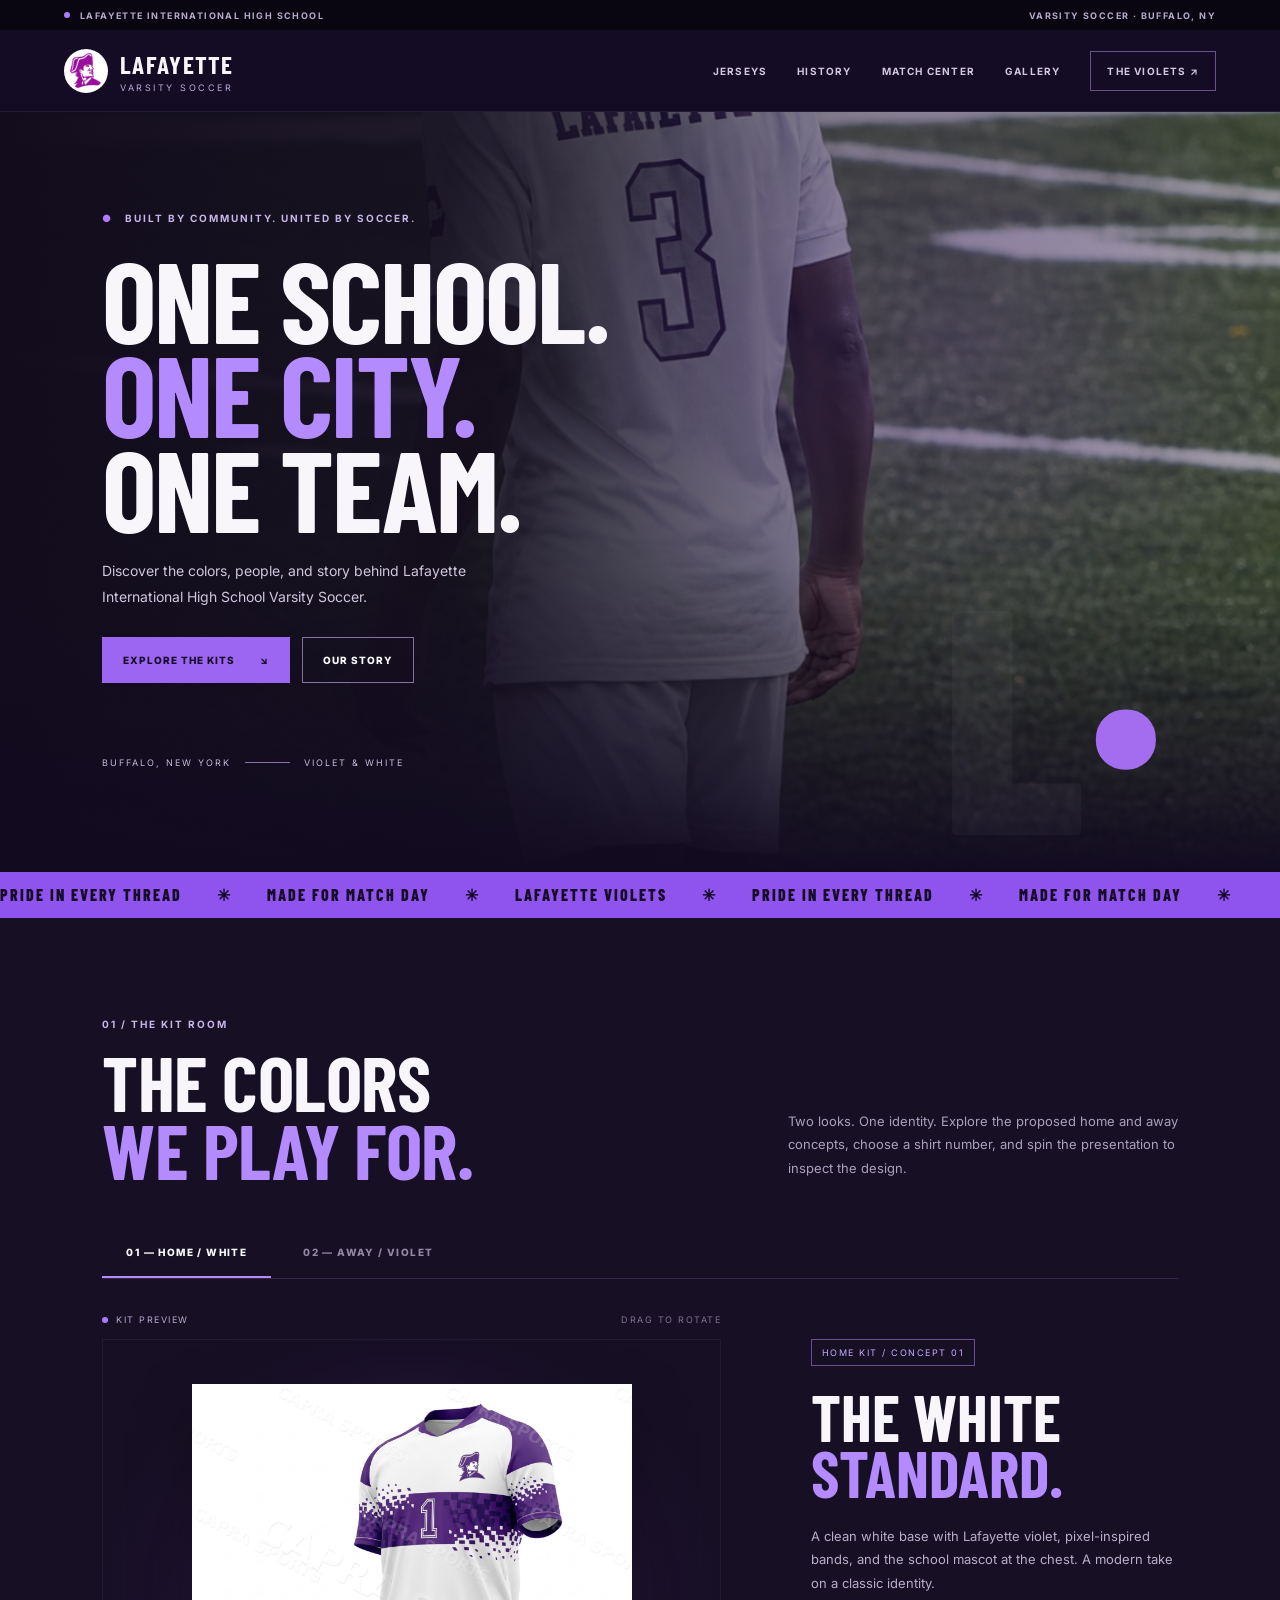
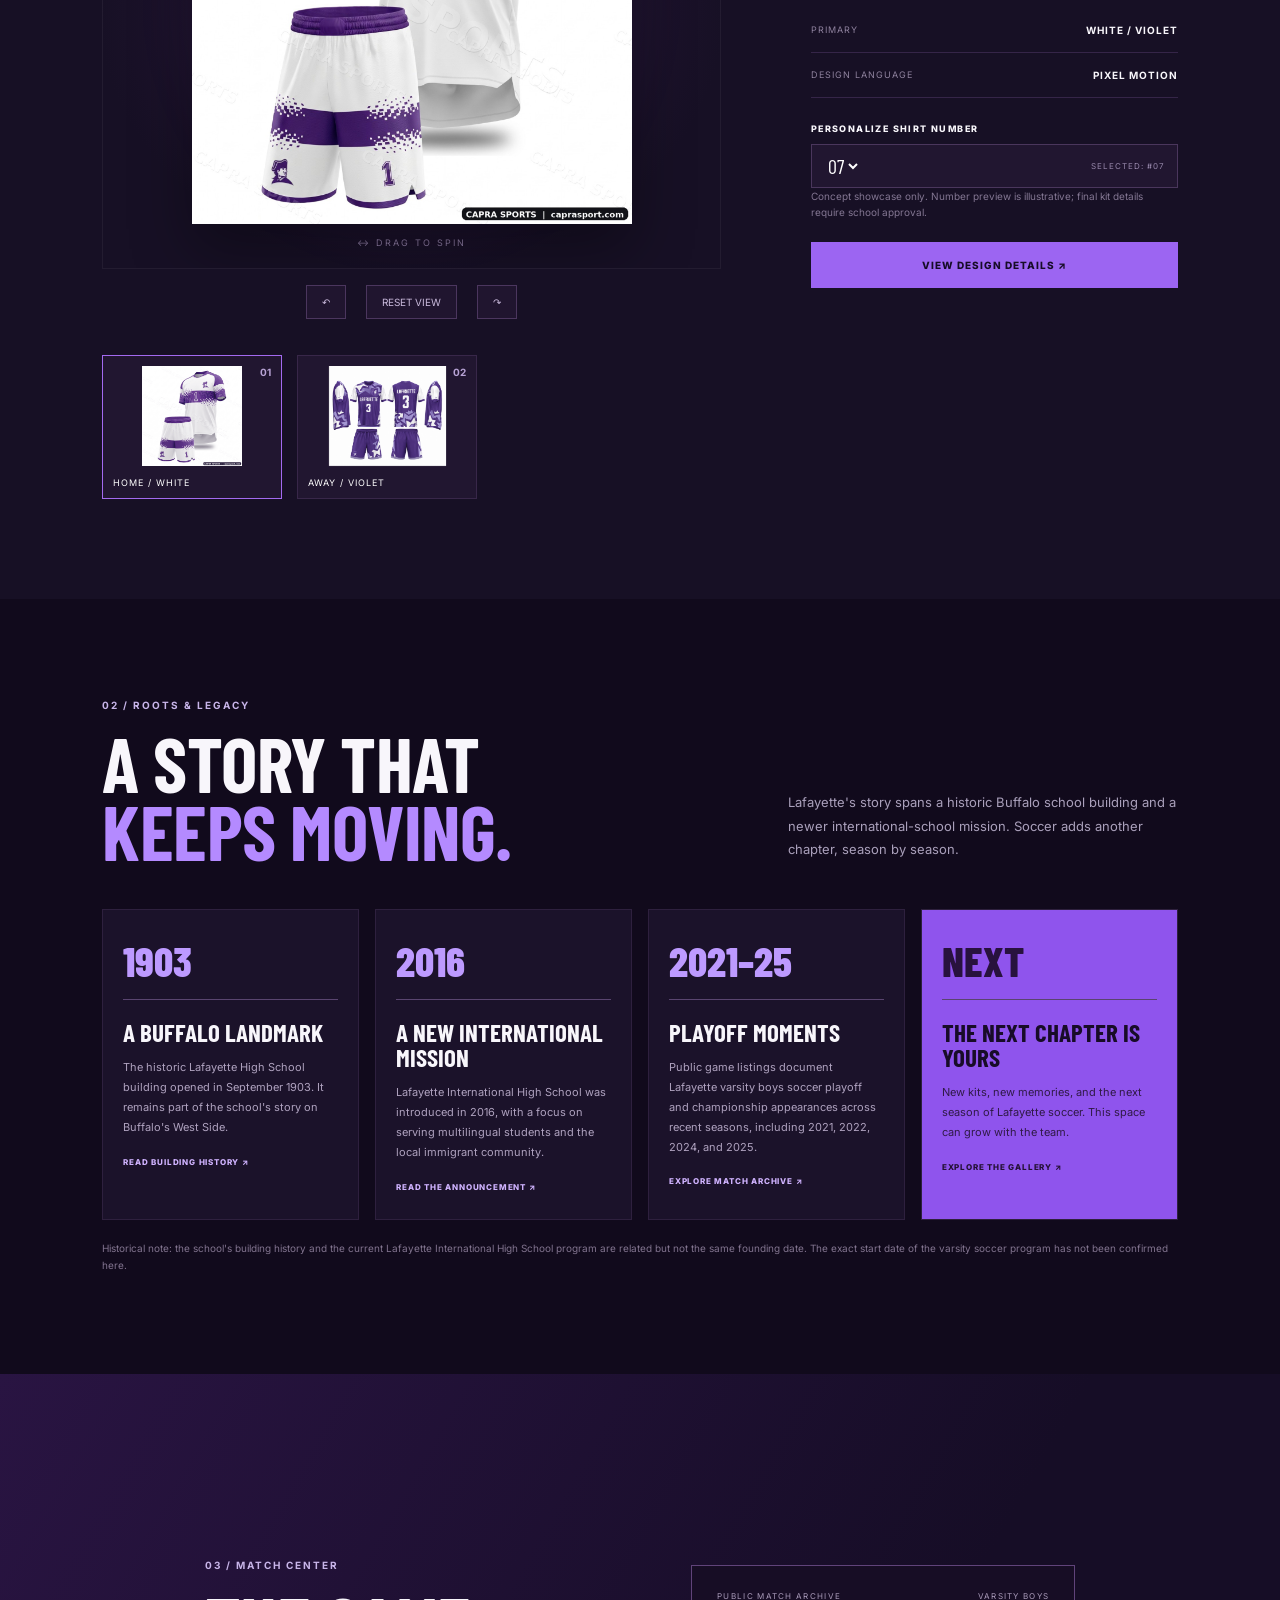
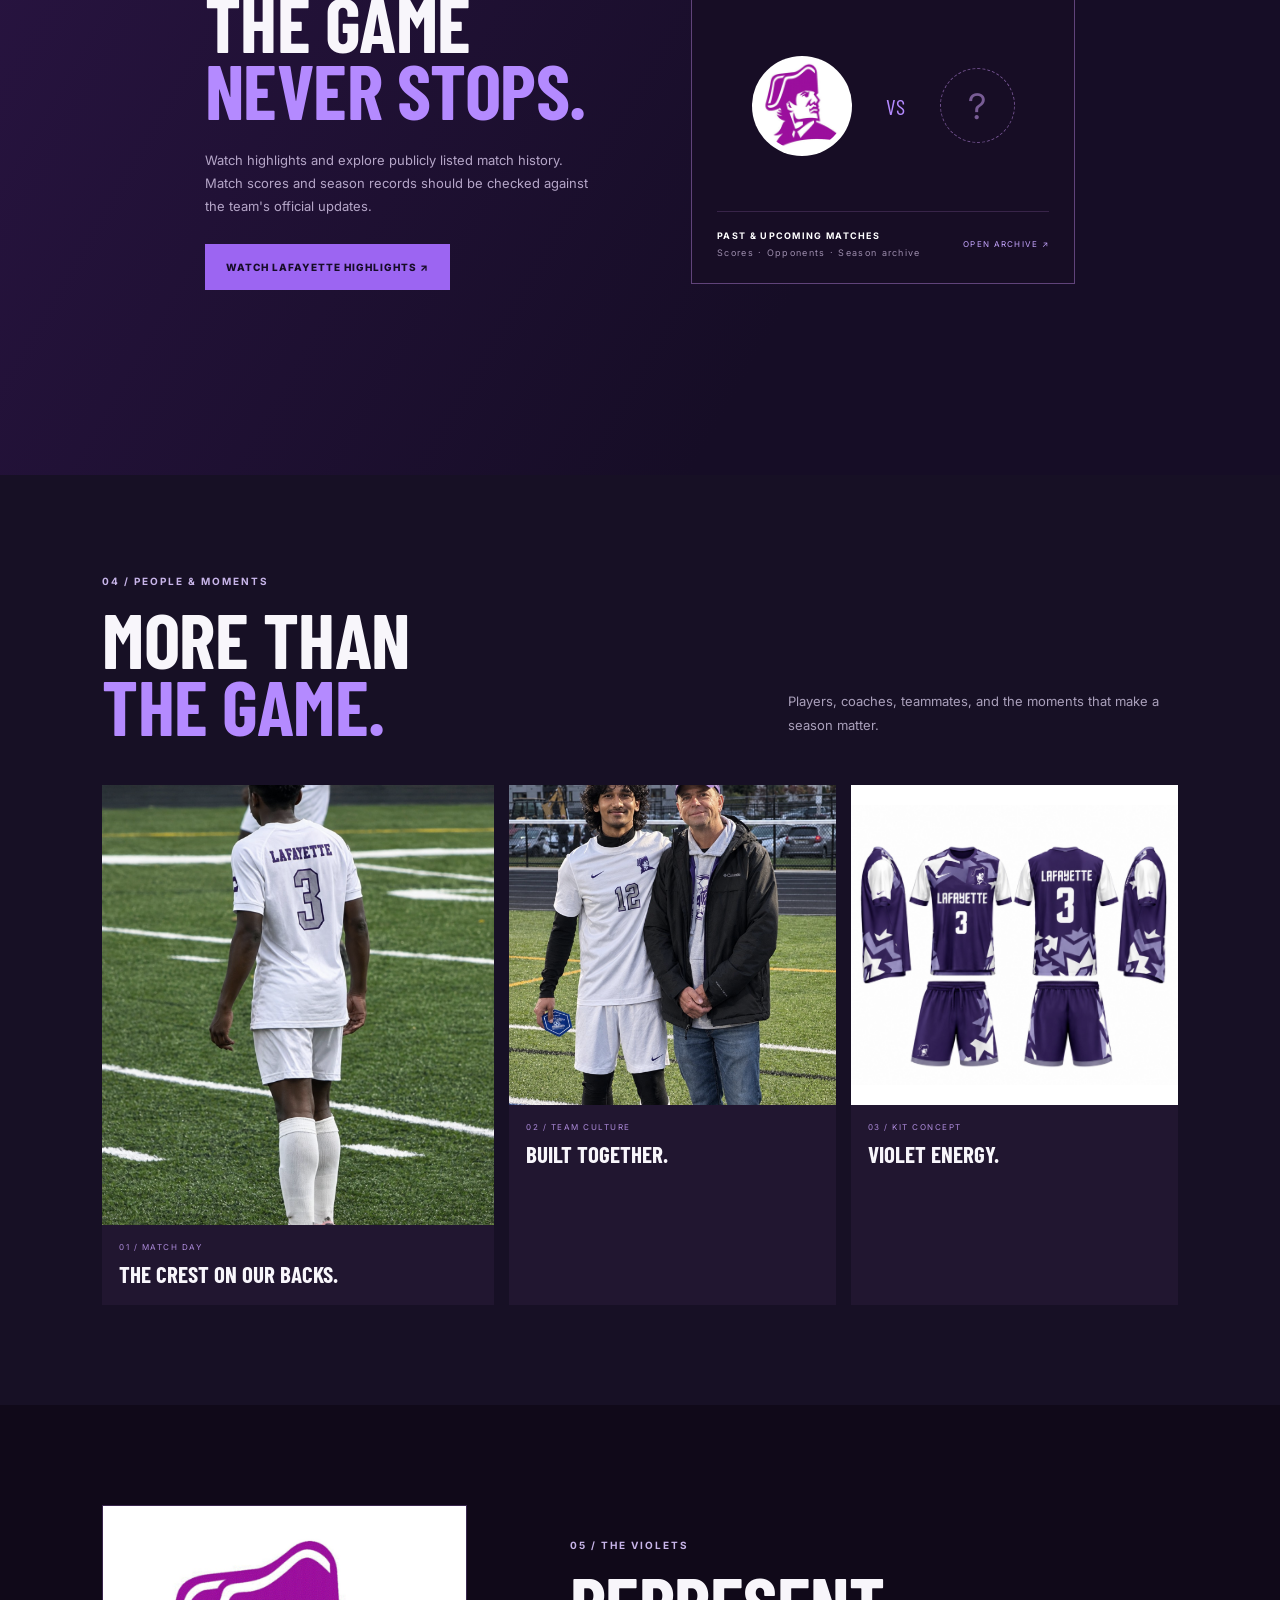
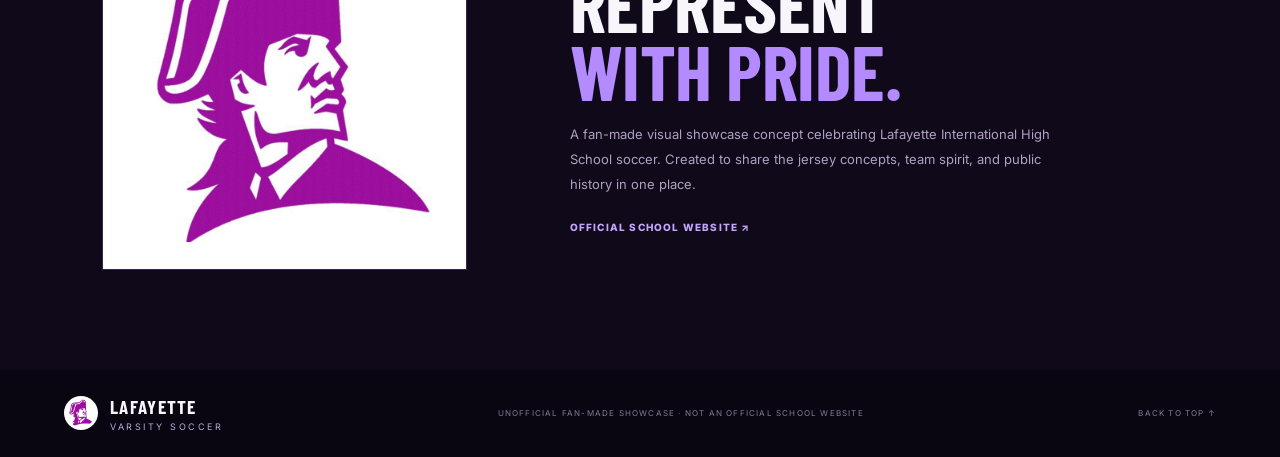
<file: index.html>
<!doctype html>
<html lang="en">
<head>
<meta charset="utf-8"><meta name="viewport" content="width=device-width,initial-scale=1">
<meta name="theme-color" content="#160d2b">
<meta name="description" content="Explore Lafayette International High School Varsity Soccer: jersey concepts, team gallery, history, and match highlights.">
<title>Lafayette Soccer | Violets</title>
<link rel="preconnect" href="https://fonts.googleapis.com"><link rel="preconnect" href="https://fonts.gstatic.com" crossorigin>
<link href="https://fonts.googleapis.com/css2?family=Barlow+Condensed:wght@500;600;700;800;900&family=Inter:wght@400;500;600;700&display=swap" rel="stylesheet">
<link rel="stylesheet" href="style.css">
</head>
<body>
<div class="announcement"><span class="dot"></span> LAFAYETTE INTERNATIONAL HIGH SCHOOL <span class="ann-right">VARSITY SOCCER · BUFFALO, NY</span></div>
<header class="site-header">
  <a class="brand" href="#home" aria-label="Lafayette Soccer home"><img src="assets/school-logo.gif" alt="Lafayette mascot logo"><span><b>LAFAYETTE</b><small>VARSITY SOCCER</small></span></a>
  <button class="menu-toggle" aria-label="Open navigation" aria-expanded="false">☰</button>
  <nav id="nav"><a href="#kits">JERSEYS</a><a href="#history">HISTORY</a><a href="#matches">MATCH CENTER</a><a href="#gallery">GALLERY</a><a class="nav-cta" href="#about">THE VIOLETS ↗</a></nav>
</header>
<main>
<section class="hero" id="home">
  <div class="hero-image"></div><div class="hero-shade"></div>
  <div class="hero-content"><div class="eyebrow"><span>●</span> BUILT BY COMMUNITY. UNITED BY SOCCER.</div>
    <h1>ONE SCHOOL.<br><em>ONE CITY.</em><br>ONE TEAM.</h1>
    <p>Discover the colors, people, and story behind Lafayette International High School Varsity Soccer.</p>
    <div class="hero-actions"><a class="btn primary" href="#kits">EXPLORE THE KITS <span>↘</span></a><a class="btn ghost" href="#history">OUR STORY</a></div>
    <div class="hero-foot"><span>BUFFALO, NEW YORK</span><span class="line"></span><span>VIOLET & WHITE</span></div>
  </div>
  <div class="hero-mark">L<span>·</span></div>
</section>
<section class="ticker"><div>PRIDE IN EVERY THREAD <b>✳</b> MADE FOR MATCH DAY <b>✳</b> LAFAYETTE VIOLETS <b>✳</b> PRIDE IN EVERY THREAD <b>✳</b> MADE FOR MATCH DAY <b>✳</b></div></section>
<section class="section kits-section" id="kits">
  <div class="section-head"><div><div class="eyebrow">01 / THE KIT ROOM</div><h2>THE COLORS<br><em>WE PLAY FOR.</em></h2></div><p>Two looks. One identity. Explore the proposed home and away concepts, choose a shirt number, and spin the presentation to inspect the design.</p></div>
  <div class="kit-tabs" role="tablist"><button class="kit-tab active" data-kit="home">01 — HOME / WHITE</button><button class="kit-tab" data-kit="away">02 — AWAY / VIOLET</button></div>
  <div class="kit-room">
    <div class="viewer-wrap"><div class="viewer-label"><span class="live-dot"></span> KIT PREVIEW <span class="viewer-hint">DRAG TO ROTATE</span></div>
      <div class="stage" id="stage" tabindex="0" aria-label="Drag to rotate the jersey preview">
        <div class="orbit-glow"></div><div class="floor-shadow"></div>
        <div class="jersey-card" id="jerseyCard"><img id="kitImage" src="assets/home-kit.jpg" alt="Home jersey and shorts concept"><div class="number-overlay" id="numberOverlay">07</div></div>
        <div class="rotate-indicator">↔ DRAG TO SPIN</div>
      </div>
      <div class="viewer-controls"><button id="rotateLeft" aria-label="Rotate left">↶</button><button id="resetView">RESET VIEW</button><button id="rotateRight" aria-label="Rotate right">↷</button></div>
    </div>
    <div class="kit-details"><div class="tag" id="kitTag">HOME KIT / CONCEPT 01</div><h3 id="kitTitle">THE WHITE<br><em>STANDARD.</em></h3><p id="kitDesc">A clean white base with Lafayette violet, pixel-inspired bands, and the school mascot at the chest. A modern take on a classic identity.</p>
      <div class="detail-line"><span>PRIMARY</span><b id="primaryColor">WHITE / VIOLET</b></div><div class="detail-line"><span>DESIGN LANGUAGE</span><b id="designLang">PIXEL MOTION</b></div>
      <label class="number-label" for="numberSelect">PERSONALIZE SHIRT NUMBER</label><div class="number-picker"><select id="numberSelect" aria-label="Choose shirt number"></select><span id="numberCurrent">SELECTED: #07</span></div>
      <p class="small-note">Concept showcase only. Number preview is illustrative; final kit details require school approval.</p>
      <button class="btn primary full" id="viewDetails">VIEW DESIGN DETAILS ↗</button>
    </div>
  </div>
  <div class="kit-thumbs"><button class="thumb selected" data-kit="home"><img src="assets/home-kit.jpg" alt=""><span>HOME / WHITE</span><b>01</b></button><button class="thumb" data-kit="away"><img src="assets/away-kit.png" alt=""><span>AWAY / VIOLET</span><b>02</b></button></div>
</section>
<section class="history section" id="history"><div class="section-head"><div><div class="eyebrow">02 / ROOTS & LEGACY</div><h2>A STORY THAT<br><em>KEEPS MOVING.</em></h2></div><p>Lafayette's story spans a historic Buffalo school building and a newer international-school mission. Soccer adds another chapter, season by season.</p></div>
  <div class="timeline">
    <article class="time-card"><div class="time-year">1903</div><div class="time-rule"></div><h3>A BUFFALO LANDMARK</h3><p>The historic Lafayette High School building opened in September 1903. It remains part of the school's story on Buffalo's West Side.</p><a href="https://www.buffaloah.com/a/lafay/370/index.html" target="_blank" rel="noopener">READ BUILDING HISTORY ↗</a></article>
    <article class="time-card"><div class="time-year">2016</div><div class="time-rule"></div><h3>A NEW INTERNATIONAL MISSION</h3><p>Lafayette International High School was introduced in 2016, with a focus on serving multilingual students and the local immigrant community.</p><a href="https://spectrumnews1.com/news/2016/06/10/new-lafayette-school-holds-ribbon-cutting-buffalo" target="_blank" rel="noopener">READ THE ANNOUNCEMENT ↗</a></article>
    <article class="time-card"><div class="time-year">2021–25</div><div class="time-rule"></div><h3>PLAYOFF MOMENTS</h3><p>Public game listings document Lafayette varsity boys soccer playoff and championship appearances across recent seasons, including 2021, 2022, 2024, and 2025.</p><a href="https://www.nfhsnetwork.com/schools/lafayette-high-school-buffalo-buffalo-ny/soccer" target="_blank" rel="noopener">EXPLORE MATCH ARCHIVE ↗</a></article>
    <article class="time-card featured"><div class="time-year">NEXT</div><div class="time-rule"></div><h3>THE NEXT CHAPTER IS YOURS</h3><p>New kits, new memories, and the next season of Lafayette soccer. This space can grow with the team.</p><a href="#gallery">EXPLORE THE GALLERY ↗</a></article>
  </div>
  <p class="history-note">Historical note: the school's building history and the current Lafayette International High School program are related but not the same founding date. The exact start date of the varsity soccer program has not been confirmed here.</p>
</section>
<section class="match-section" id="matches"><div class="section inner-match"><div><div class="eyebrow">03 / MATCH CENTER</div><h2>THE GAME<br><em>NEVER STOPS.</em></h2><p>Watch highlights and explore publicly listed match history. Match scores and season records should be checked against the team's official updates.</p><a class="btn primary" href="https://fan.hudl.com/usa/ny/buffalo/organization/164476/lafayette-high-school/watch?hr=SGlnaGxpZ2h0UmVlbFN1bW1hcnk2YWI3MzAxMTRjMzdiZDk4OTFiZWZjZDE%3D&ot=TEAM&oi=628044&shared=true" target="_blank" rel="noopener">WATCH LAFAYETTE HIGHLIGHTS ↗</a></div><div class="match-card"><div class="match-top"><span>PUBLIC MATCH ARCHIVE</span><span>VARSITY BOYS</span></div><div class="match-emblem"><img src="assets/school-logo.gif" alt=""><span>VS</span><div class="opponent-mark">?</div></div><div class="match-bottom"><div><b>PAST & UPCOMING MATCHES</b><small>Scores · Opponents · Season archive</small></div><a href="https://www.nfhsnetwork.com/schools/lafayette-high-school-buffalo-buffalo-ny/soccer/boys/varsity" target="_blank" rel="noopener">OPEN ARCHIVE ↗</a></div></div></div></section>
<section class="section gallery-section" id="gallery"><div class="section-head"><div><div class="eyebrow">04 / PEOPLE & MOMENTS</div><h2>MORE THAN<br><em>THE GAME.</em></h2></div><p>Players, coaches, teammates, and the moments that make a season matter.</p></div>
 <div class="gallery-grid"><figure class="gallery-large"><img src="assets/player-match-photo.png" alt="Lafayette player wearing a white number 3 jersey on the field"><figcaption><span>01 / MATCH DAY</span><b>THE CREST ON OUR BACKS.</b></figcaption></figure><figure><img src="assets/team-photo.png" alt="Lafayette player and coach on the soccer field"><figcaption><span>02 / TEAM CULTURE</span><b>BUILT TOGETHER.</b></figcaption></figure><figure><img src="assets/away-kit.png" alt="Purple Lafayette away kit concept"><figcaption><span>03 / KIT CONCEPT</span><b>VIOLET ENERGY.</b></figcaption></figure></div>
</section>
<section class="about section" id="about"><div class="about-logo"><img src="assets/school-logo.gif" alt="Lafayette mascot"></div><div><div class="eyebrow">05 / THE VIOLETS</div><h2>REPRESENT<br><em>WITH PRIDE.</em></h2><p>A fan-made visual showcase concept celebrating Lafayette International High School soccer. Created to share the jersey concepts, team spirit, and public history in one place.</p><a href="https://www.buffaloschools.org/o/ps207" target="_blank" rel="noopener" class="text-link">OFFICIAL SCHOOL WEBSITE ↗</a></div></section>
</main>
<footer><a class="brand footer-brand" href="#home"><img src="assets/school-logo.gif" alt=""><span><b>LAFAYETTE</b><small>VARSITY SOCCER</small></span></a><div class="footer-copy">UNOFFICIAL FAN-MADE SHOWCASE · NOT AN OFFICIAL SCHOOL WEBSITE</div><a href="#home" class="back-top">BACK TO TOP ↑</a></footer>
<dialog id="detailsDialog"><button class="dialog-close" id="closeDialog" aria-label="Close">×</button><div class="eyebrow">KIT ROOM / DESIGN NOTES</div><h2 id="dialogTitle">HOME KIT DETAILS</h2><p id="dialogText">The home kit concept uses a white base, Lafayette violet, a pixel-inspired band, and mascot placement. The image is a concept mockup and includes supplier watermarking from the original reference.</p><p class="small-note">These are concept images provided for the showcase. Obtain permission and approved artwork before public or commercial use.</p></dialog>
<script src="script.js"></script>
</body></html>
</file>
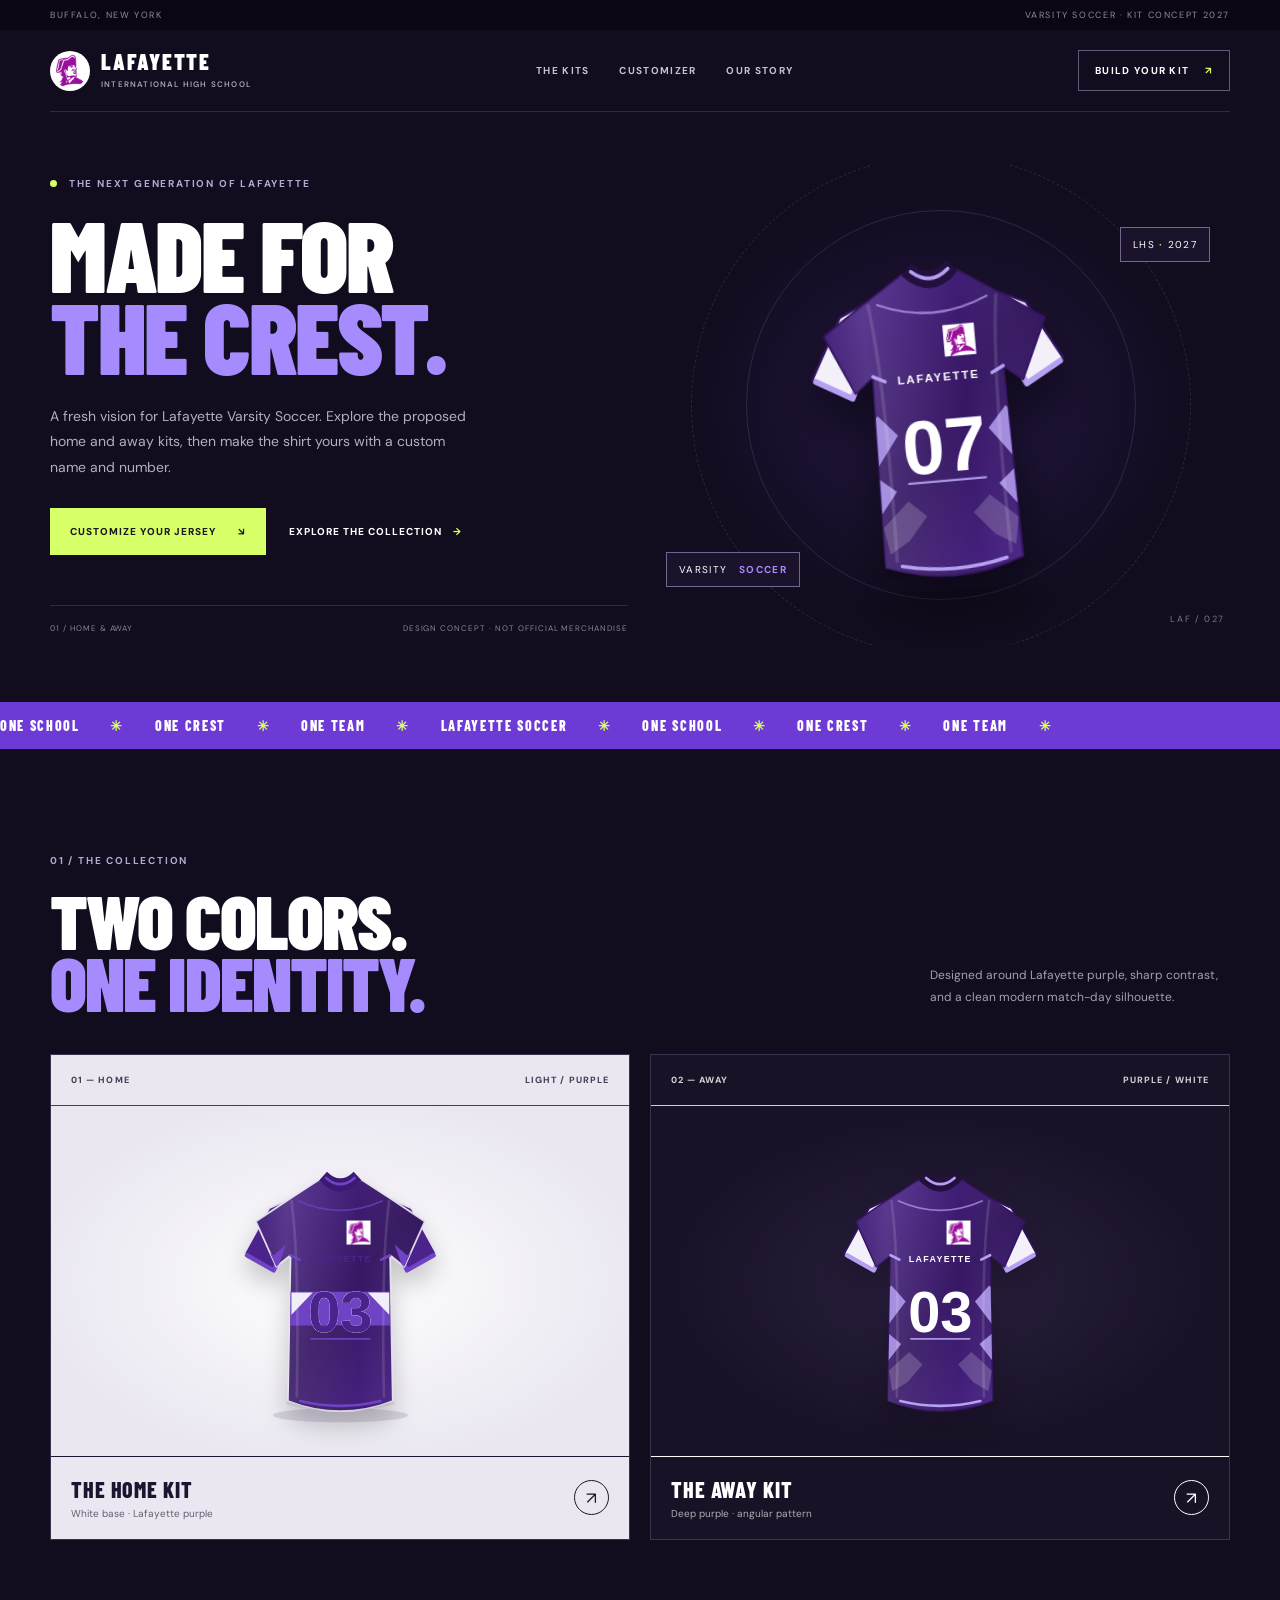
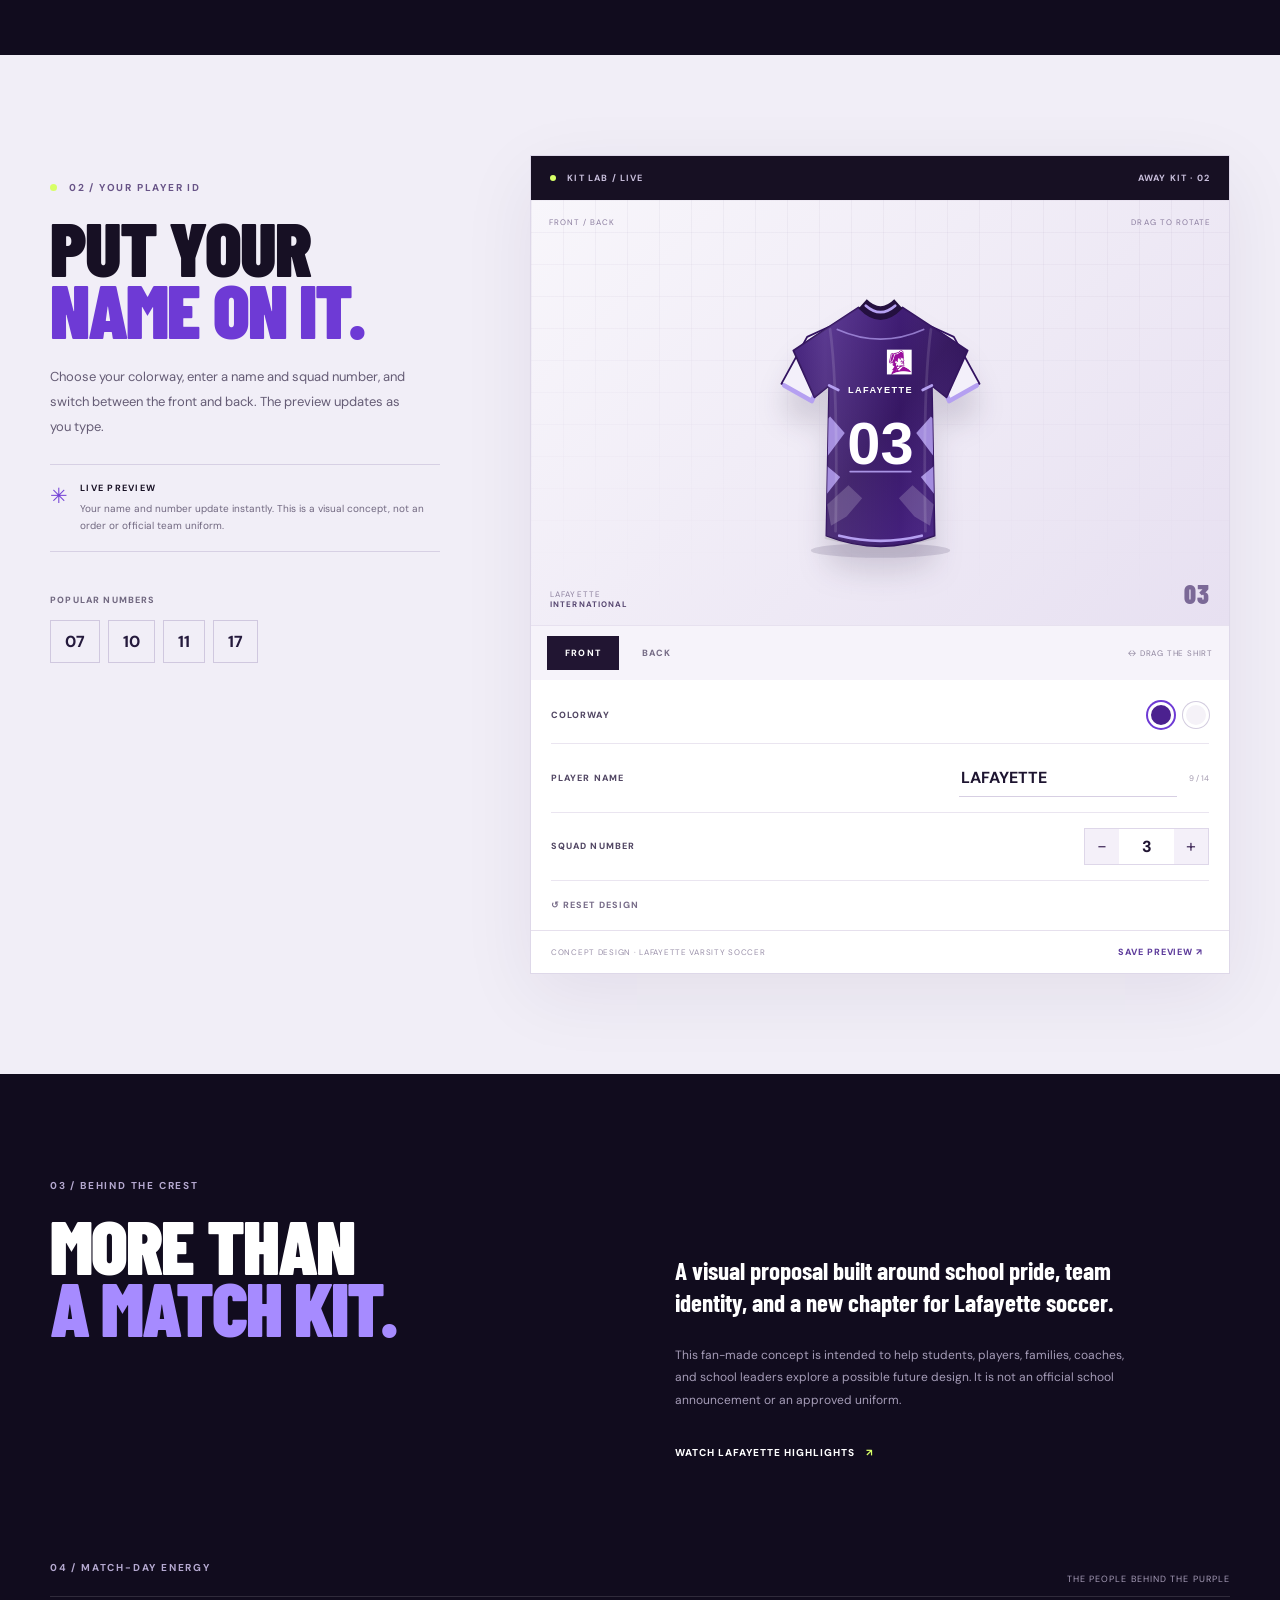
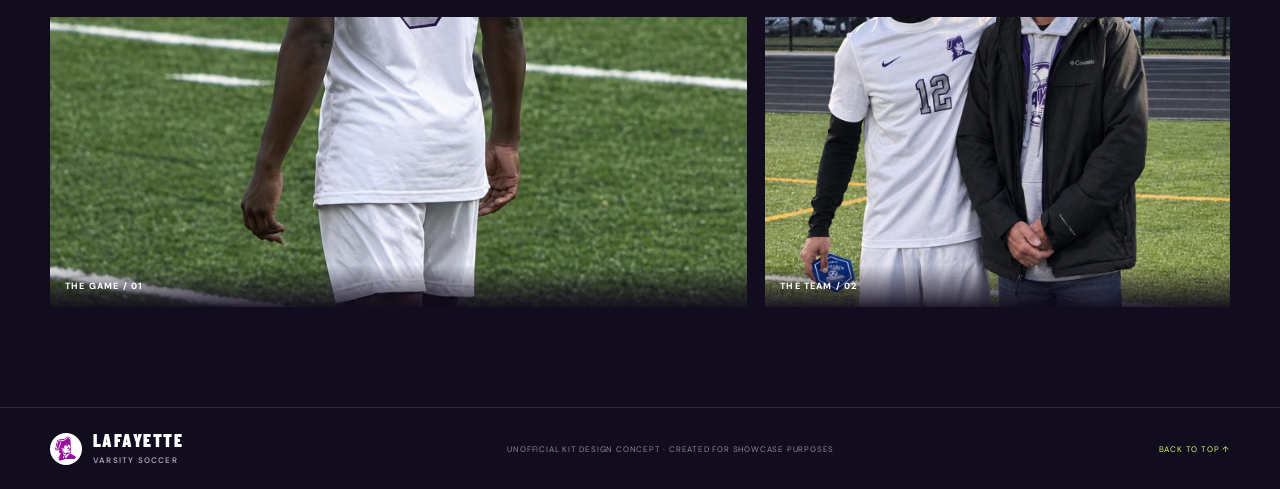
<file: lafayette_kitroom_v3/index.html>
<!doctype html>
<html lang="en">
<head>
  <meta charset="utf-8"><meta name="viewport" content="width=device-width, initial-scale=1">
  <meta name="theme-color" content="#160d2b">
  <meta name="description" content="Explore the Lafayette International High School varsity soccer kit concept and customize a jersey name and number.">
  <title>Lafayette Soccer — Kit Room</title>
  <link rel="stylesheet" href="style.css">
</head>
<body>
  <div class="topline"><span>BUFFALO, NEW YORK</span><span>VARSITY SOCCER · KIT CONCEPT 2027</span></div>
  <header class="nav wrap">
    <a class="brand" href="#top" aria-label="Lafayette Soccer home"><img src="assets/school-logo.gif" alt="Lafayette school logo"><span>LAFAYETTE<small>INTERNATIONAL HIGH SCHOOL</small></span></a>
    <nav><a href="#kits">THE KITS</a><a href="#customize">CUSTOMIZER</a><a href="#story">OUR STORY</a></nav>
    <a class="nav-cta" href="#customize">BUILD YOUR KIT <span>↗</span></a>
  </header>
  <main id="top">
    <section class="hero wrap">
      <div class="hero-copy"><p class="eyebrow"><span class="dot"></span> THE NEXT GENERATION OF LAFAYETTE</p>
        <h1>MADE FOR<br><em>THE CREST.</em></h1>
        <p class="hero-text">A fresh vision for Lafayette Varsity Soccer. Explore the proposed home and away kits, then make the shirt yours with a custom name and number.</p>
        <div class="hero-actions"><a class="button primary" href="#customize">CUSTOMIZE YOUR JERSEY <span>↘</span></a><a class="text-link" href="#kits">EXPLORE THE COLLECTION <span>→</span></a></div>
        <div class="hero-foot"><span>01 / HOME & AWAY</span><span>DESIGN CONCEPT · NOT OFFICIAL MERCHANDISE</span></div>
      </div>
      <div class="hero-visual"><div class="orbit orbit-one"></div><div class="orbit orbit-two"></div><div class="hero-tag tag-top">LHS <b>·</b> 2027</div>
        <div class="hero-jersey" id="heroJersey" aria-label="Illustration of a purple Lafayette soccer jersey"></div>
        <div class="hero-tag tag-bottom"><span>VARSITY</span><b>SOCCER</b></div><div class="hero-index">LAF / 027</div>
      </div>
    </section>

    <section class="ticker" aria-label="Team values"><div>ONE SCHOOL <b>✳</b> ONE CREST <b>✳</b> ONE TEAM <b>✳</b> LAFAYETTE SOCCER <b>✳</b> ONE SCHOOL <b>✳</b> ONE CREST <b>✳</b> ONE TEAM <b>✳</b></div></section>

    <section class="kits-section wrap" id="kits">
      <div class="section-head"><div><p class="eyebrow">01 / THE COLLECTION</p><h2>TWO COLORS.<br><em>ONE IDENTITY.</em></h2></div><p class="section-note">Designed around Lafayette purple, sharp contrast, and a clean modern match-day silhouette.</p></div>
      <div class="kit-cards">
        <button class="kit-card home-card" data-kit="home" type="button"><div class="kit-card-top"><span>01 — HOME</span><span>LIGHT / PURPLE</span></div><div class="card-jersey" id="homeCardJersey"></div><div class="kit-card-bottom"><span><b>THE HOME KIT</b><small>White base · Lafayette purple</small></span><span class="circle-arrow">↗</span></div></button>
        <button class="kit-card away-card" data-kit="away" type="button"><div class="kit-card-top"><span>02 — AWAY</span><span>PURPLE / WHITE</span></div><div class="card-jersey" id="awayCardJersey"></div><div class="kit-card-bottom"><span><b>THE AWAY KIT</b><small>Deep purple · angular pattern</small></span><span class="circle-arrow">↗</span></div></button>
      </div>
    </section>

    <section class="customizer-section" id="customize"><div class="wrap custom-layout">
      <div class="custom-copy"><p class="eyebrow"><span class="dot"></span> 02 / YOUR PLAYER ID</p><h2>PUT YOUR<br><em>NAME ON IT.</em></h2><p>Choose your colorway, enter a name and squad number, and switch between the front and back. The preview updates as you type.</p>
        <div class="custom-note"><span class="note-icon">✳</span><span><b>LIVE PREVIEW</b><small>Your name and number update instantly. This is a visual concept, not an order or official team uniform.</small></span></div>
        <div class="number-presets"><span>POPULAR NUMBERS</span><div><button type="button" data-number="7">07</button><button type="button" data-number="10">10</button><button type="button" data-number="11">11</button><button type="button" data-number="17">17</button></div></div>
      </div>
      <div class="customizer">
        <div class="preview-head"><span><span class="live-dot"></span> KIT LAB / LIVE</span><span id="previewKitLabel">AWAY KIT · 02</span></div>
        <div class="preview-stage" id="previewStage"><div class="stage-grid"></div><div class="stage-label label-left">FRONT / BACK</div><div class="stage-label label-right">DRAG TO ROTATE</div><div class="preview-shirt" id="previewShirt" tabindex="0" role="img" aria-label="Interactive jersey preview. Use the front and back controls to change view."></div><div class="stage-bottom"><span>LAFAYETTE<br><b>INTERNATIONAL</b></span><span id="stageNumber">03</span></div></div>
        <div class="view-switch"><button class="view-btn active" type="button" data-view="front">FRONT</button><button class="view-btn" type="button" data-view="back">BACK</button><span class="view-hint">↔ DRAG THE SHIRT</span></div>
        <div class="controls">
          <div class="control-row"><label>COLORWAY</label><div class="swatches"><button type="button" class="swatch purple selected" data-kit="away" aria-label="Purple away kit" title="Purple away kit"></button><button type="button" class="swatch white" data-kit="home" aria-label="White home kit" title="White home kit"></button></div></div>
          <div class="control-row input-row"><label for="playerName">PLAYER NAME</label><div class="field-wrap"><input id="playerName" maxlength="14" type="text" value="LAFAYETTE" placeholder="ENTER NAME" autocomplete="off"><span id="nameCount">9 / 14</span></div></div>
          <div class="control-row input-row"><label for="playerNumber">SQUAD NUMBER</label><div class="number-field"><button type="button" id="minusNumber" aria-label="Decrease number">−</button><input id="playerNumber" type="number" min="0" max="99" value="3" inputmode="numeric" aria-label="Squad number"><button type="button" id="plusNumber" aria-label="Increase number">+</button></div></div>
          <button type="button" class="reset-btn" id="resetCustomizer">↺ RESET DESIGN</button>
        </div>
        <div class="custom-footer"><span>CONCEPT DESIGN · LAFAYETTE VARSITY SOCCER</span><button id="savePreview" type="button">SAVE PREVIEW ↗</button></div>
      </div>
    </div></section>

    <section class="story-section wrap" id="story"><div class="story-heading"><p class="eyebrow">03 / BEHIND THE CREST</p><h2>MORE THAN<br><em>A MATCH KIT.</em></h2></div><div class="story-content"><p class="story-lead">A visual proposal built around school pride, team identity, and a new chapter for Lafayette soccer.</p><p>This fan-made concept is intended to help students, players, families, coaches, and school leaders explore a possible future design. It is not an official school announcement or an approved uniform.</p><a class="text-link" href="https://fan.hudl.com/usa/ny/buffalo/organization/164476/lafayette-high-school/watch?hr=SGlnaGxpZ2h0UmVlbFN1bW1hcnk2YWI3MzAxMTRjMzdiZDk4OTFiZWZjZDE%3D&ot=TEAM&oi=628044&shared=true" target="_blank" rel="noopener">WATCH LAFAYETTE HIGHLIGHTS <span>↗</span></a></div></section>
    <section class="gallery wrap"><div class="gallery-head"><p class="eyebrow">04 / MATCH-DAY ENERGY</p><span>THE PEOPLE BEHIND THE PURPLE</span></div><div class="gallery-grid"><figure class="gallery-main"><img src="assets/player-match-photo.png" alt="Lafayette soccer match-day photo" loading="lazy"><figcaption>THE GAME / 01</figcaption></figure><figure><img src="assets/team-photo.png" alt="Lafayette soccer team photo" loading="lazy"><figcaption>THE TEAM / 02</figcaption></figure></div></section>
  </main>
  <footer><div class="wrap footer-inner"><a class="brand footer-brand" href="#top"><img src="assets/school-logo.gif" alt=""><span>LAFAYETTE<small>VARSITY SOCCER</small></span></a><p>UNOFFICIAL KIT DESIGN CONCEPT · CREATED FOR SHOWCASE PURPOSES</p><a href="#top" class="back-top">BACK TO TOP ↑</a></div></footer>
  <script src="script.js"></script>
</body>
</html>
</file>
<file: style.css>
*{box-sizing:border-box} :root{--ink:#120b20;--panel:#1b1230;--violet:#8f54ed;--lilac:#c5a6ff;--white:#f8f6fb;--muted:#aaa0bb;--line:#352548}html{scroll-behavior:smooth;scroll-padding-top:85px}body{margin:0;background:var(--ink);color:var(--white);font-family:Inter,Arial,sans-serif}a{color:inherit;text-decoration:none}button,select{font:inherit}.announcement{height:30px;padding:0 5vw;display:flex;align-items:center;gap:10px;background:#090611;color:#b6a9cb;font-size:9px;letter-spacing:1.4px;font-weight:700}.dot,.live-dot{width:6px;height:6px;background:#ae7aff;border-radius:50%;display:inline-block}.ann-right{margin-left:auto}.site-header{height:82px;padding:0 5vw;display:flex;align-items:center;justify-content:space-between;background:#140c24;position:sticky;top:0;z-index:20;border-bottom:1px solid #ffffff10}.brand{display:flex;align-items:center;gap:12px}.brand img{width:44px;height:44px;object-fit:contain;background:#fff;border-radius:50%;padding:3px}.brand b,.brand small{display:block}.brand b{font-family:'Barlow Condensed',sans-serif;font-size:25px;letter-spacing:1.3px}.brand small{font-size:9px;letter-spacing:2.5px;color:#bca8df;margin-top:3px}nav{display:flex;align-items:center;gap:30px}nav a{font-size:10px;font-weight:700;letter-spacing:1.2px;color:#d2c8e0}nav a:hover,.text-link:hover{color:#c5a6ff}.nav-cta{border:1px solid #69518a;padding:13px 16px}.menu-toggle{display:none;background:none;color:white;border:0;font-size:24px}.hero{height:min(760px,85vh);min-height:570px;position:relative;overflow:hidden;background:#21123a}.hero-image{position:absolute;inset:0;background:linear-gradient(90deg,#130b22 0%,#130b22ef 35%,#130b2280 66%,#130b2260),url('assets/player-match-photo.png') center 38%/cover;filter:saturate(.72)}.hero-shade{position:absolute;inset:0;background:linear-gradient(0deg,#120b20 0%,transparent 40%),radial-gradient(circle at 75% 30%,#9253e833,transparent 35%)}.hero-content{position:relative;z-index:1;padding:100px 8vw 45px;max-width:900px}.eyebrow{font-size:10px;letter-spacing:2px;color:#c8b5e9;font-weight:700}.eyebrow span{color:#b17cff;margin-right:8px}h1,h2,h3,p{margin-top:0}h1,h2,h3{font-family:'Barlow Condensed',Impact,sans-serif;text-transform:uppercase}h1{font-size:clamp(65px,9vw,125px);line-height:.82;letter-spacing:-2px;margin:27px 0 24px}h1 em,h2 em,h3 em{font-style:normal;color:#b48aff} .hero-content>p{max-width:420px;color:#d0c6df;font-size:14px;line-height:1.8}.hero-actions{display:flex;gap:12px;margin-top:28px}.btn{display:inline-flex;align-items:center;justify-content:center;gap:25px;padding:16px 20px;font-size:10px;font-weight:800;letter-spacing:1px;border:1px solid transparent;cursor:pointer}.btn.primary{background:#9c65f2;color:#160c27}.btn.primary:hover{background:#c3a0ff}.btn.ghost{border-color:#85719f;color:#fff}.hero-foot{display:flex;align-items:center;gap:14px;margin-top:74px;font-size:9px;letter-spacing:2px;color:#c7badb}.hero-foot .line{width:45px;height:1px;background:#8c70b6}.hero-mark{position:absolute;right:9%;bottom:7%;font-family:'Barlow Condensed';font-size:clamp(150px,25vw,360px);font-weight:900;color:#ffffff09;line-height:.7}.hero-mark span{color:#a46df0}.ticker{overflow:hidden;background:#8f54ed;color:#170b28;padding:13px 0;font-family:'Barlow Condensed';font-weight:800;letter-spacing:2px;font-size:16px;white-space:nowrap}.ticker div{min-width:max-content;animation:marquee 26s linear infinite}.ticker b{padding:0 30px}@keyframes marquee{to{transform:translateX(-25%)}}.section{padding:100px 8vw}.section-head{display:flex;justify-content:space-between;align-items:end;gap:30px;margin-bottom:45px}.section-head h2,.about h2,.inner-match h2{font-size:clamp(46px,6vw,78px);line-height:.88;margin:18px 0 0;letter-spacing:-.5px}.section-head>p{max-width:390px;color:var(--muted);font-size:13px;line-height:1.8;margin:0 0 3px}.kits-section{background:#171025}.kit-tabs{display:flex;border-bottom:1px solid var(--line);gap:8px}.kit-tab{background:none;border:0;color:#9386a7;padding:18px 24px;font-size:10px;font-weight:800;letter-spacing:1.4px;cursor:pointer;border-bottom:2px solid transparent}.kit-tab.active{color:#fff;border-bottom-color:#b48aff}.kit-room{display:grid;grid-template-columns:1.35fr .8fr;gap:7vw;padding:35px 0 0}.viewer-wrap{min-width:0}.viewer-label{display:flex;align-items:center;gap:8px;font-size:9px;letter-spacing:1.5px;color:#b9a9d1}.viewer-hint{margin-left:auto;color:#817291}.stage{height:530px;position:relative;display:flex;align-items:center;justify-content:center;overflow:hidden;cursor:grab;touch-action:pan-y;background:radial-gradient(ellipse at center,#34214c 0%,#20142f 42%,#171025 72%);border:1px solid #ffffff0d;margin-top:14px;perspective:1000px}.stage:active{cursor:grabbing}.orbit-glow{position:absolute;width:65%;aspect-ratio:1;border-radius:50%;border:1px solid #a77be633;box-shadow:0 0 90px #a36aef15,inset 0 0 70px #a36aef0b}.floor-shadow{position:absolute;bottom:12%;width:50%;height:25px;border-radius:50%;background:#0009;filter:blur(15px)}.jersey-card{position:relative;z-index:2;width:min(78%,440px);height:88%;display:flex;align-items:center;justify-content:center;transform-style:preserve-3d;transition:transform .12s linear;filter:drop-shadow(0 25px 30px #0005)}.jersey-card img{max-width:100%;max-height:100%;object-fit:contain;mix-blend-mode:screen;user-select:none;pointer-events:none}.number-overlay{position:absolute;top:32%;left:50%;transform:translateX(-50%);font-family:'Barlow Condensed';font-size:0px;color:#fff;text-shadow:0 2px 4px #27113d;pointer-events:none}.rotate-indicator{position:absolute;bottom:20px;font-size:9px;letter-spacing:2px;color:#8d7ca3}.viewer-controls{display:flex;justify-content:center;align-items:center;gap:20px;padding:16px}.viewer-controls button{border:1px solid #4b365e;color:#c8b9db;background:#20152f;padding:10px 15px;font-size:10px;cursor:pointer}.viewer-controls button:hover{background:#8f54ed;color:#170b28}.kit-details{padding:25px 0}.tag{display:inline-block;border:1px solid #6d4d91;color:#c8a8ff;padding:7px 10px;font-size:9px;letter-spacing:1.5px}.kit-details h3{font-size:clamp(42px,5vw,65px);line-height:.88;margin:23px 0}.kit-details>p{font-size:13px;color:#b9adc9;line-height:1.8}.detail-line{display:flex;justify-content:space-between;gap:12px;border-bottom:1px solid var(--line);padding:16px 0;font-size:9px;letter-spacing:1px}.detail-line span{color:#8f829e}.detail-line b{font-size:10px}.number-label{display:block;font-size:9px;font-weight:800;letter-spacing:1.4px;margin:25px 0 10px}.number-picker{display:flex;align-items:center;justify-content:space-between;background:#211630;border:1px solid #4a365c;padding:8px 12px}.number-picker select{background:transparent;color:#fff;border:0;font-size:20px;font-family:'Barlow Condensed';outline:none}.number-picker option{background:#211630}.number-picker span{font-size:8px;color:#9687aa;letter-spacing:1px}.small-note{font-size:10px!important;color:#837692!important;line-height:1.6!important}.full{width:100%;margin-top:12px}.kit-thumbs{display:flex;gap:15px;margin-top:20px}.thumb{width:180px;position:relative;border:1px solid #382749;background:#211630;padding:10px;text-align:left;color:#fff;cursor:pointer}.thumb.selected{border-color:#a36af0}.thumb img{width:100%;height:100px;object-fit:contain;mix-blend-mode:screen}.thumb span{display:block;font-size:9px;letter-spacing:1px;margin-top:7px}.thumb>b{position:absolute;right:10px;top:10px;color:#b8a3d5;font-size:10px}.history{background:#110a1c}.timeline{display:grid;grid-template-columns:repeat(4,1fr);gap:16px}.time-card{padding:25px 20px;background:#1b122a;border:1px solid #2e203e;min-height:285px}.time-card.featured{background:#8f54ed;color:#180c28}.time-year{font-family:'Barlow Condensed';font-weight:800;font-size:42px;color:#bd9aff}.featured .time-year{color:#28123e}.time-rule{height:1px;background:#59446f;margin:14px 0 20px}.time-card h3{font-size:25px;line-height:1;margin-bottom:13px}.time-card p{font-size:11px;line-height:1.8;color:#afa2bf}.featured p{color:#301a47}.time-card a{display:inline-block;margin-top:8px;font-size:8px;font-weight:800;letter-spacing:.8px;color:#d0b3ff}.featured a{color:#241035}.history-note{font-size:10px;line-height:1.7;color:#82748f;margin:20px 0 0}.match-section{background:linear-gradient(120deg,#291442,#160d26 65%);padding:85px 8vw}.inner-match{display:grid;grid-template-columns:1fr 1fr;align-items:center;gap:8vw}.inner-match>div:first-child>p{max-width:430px;color:#b5a6c8;font-size:13px;line-height:1.8;margin:25px 0}.match-card{border:1px solid #60437a;background:#170d25;padding:25px}.match-top,.match-bottom{display:flex;align-items:center;justify-content:space-between;gap:12px;font-size:8px;letter-spacing:1.3px;color:#a99ab9}.match-emblem{height:210px;display:flex;align-items:center;justify-content:space-evenly}.match-emblem img{width:100px;height:100px;object-fit:contain;background:white;border-radius:50%;padding:6px}.match-emblem>span{font-family:'Barlow Condensed';font-size:22px;color:#b48aff}.opponent-mark{width:75px;height:75px;border:1px dashed #71518e;border-radius:50%;display:grid;place-items:center;font-size:35px;color:#785c95}.match-bottom{border-top:1px solid #382449;padding-top:18px}.match-bottom b,.match-bottom small{display:block}.match-bottom b{color:#fff;font-size:9px}.match-bottom small{margin-top:6px;font-size:9px;color:#9c8cac}.match-bottom>a{font-size:8px;color:#c6a6ff}.gallery-section{background:#171025}.gallery-grid{display:grid;grid-template-columns:1.2fr 1fr 1fr;gap:15px}.gallery-grid figure{margin:0;background:#211630;position:relative;min-width:0}.gallery-grid img{width:100%;height:320px;object-fit:cover;display:block;filter:saturate(.8)}.gallery-grid figure:nth-child(3) img{object-fit:contain;background:#fff}.gallery-grid .gallery-large img{height:440px;object-position:center}.gallery-grid figcaption{padding:17px}.gallery-grid figcaption span,.gallery-grid figcaption b{display:block}.gallery-grid figcaption span{font-size:8px;letter-spacing:1.5px;color:#ad8bdb;margin-bottom:8px}.gallery-grid figcaption b{font-family:'Barlow Condensed';font-size:23px}.about{display:grid;grid-template-columns:.6fr 1fr;gap:8vw;align-items:center;background:#100919}.about-logo{display:grid;place-items:center;border:1px solid #39264c;background:#fff;aspect-ratio:1}.about-logo img{width:85%;height:85%;object-fit:contain}.about h2{margin:18px 0}.about p{max-width:500px;font-size:13px;line-height:1.9;color:#afa1c2}.text-link{display:inline-block;margin-top:12px;font-size:10px;font-weight:800;letter-spacing:1.2px;color:#c5a6ff}footer{display:flex;align-items:center;justify-content:space-between;gap:20px;padding:25px 5vw;background:#090611}.footer-brand img{width:34px;height:34px}.footer-brand b{font-size:19px}.footer-copy,.back-top{font-size:8px;letter-spacing:1.2px;color:#887995}.dialog-close{float:right;background:none;border:0;color:white;font-size:30px;cursor:pointer}dialog{width:min(520px,90vw);background:#1b122b;color:#fff;border:1px solid #765399;padding:30px;box-shadow:0 20px 80px #0009}dialog::backdrop{background:#08040dcc}dialog h2{font-size:40px;margin:25px 0 10px}dialog p{font-size:13px;color:#bdb0cc;line-height:1.8}@media(max-width:900px){.site-header{height:72px}.menu-toggle{display:block}nav{display:none;position:absolute;top:72px;left:0;right:0;padding:20px 5vw;background:#140c24;flex-direction:column;align-items:stretch;gap:0;border-bottom:1px solid var(--line)}nav.open{display:flex}nav a{padding:16px 0;border-bottom:1px solid #ffffff0d}.nav-cta{border:0}.hero-content{padding:90px 7vw 35px}.section{padding:75px 6vw}.kit-room{grid-template-columns:1fr;gap:10px}.stage{height:470px}.kit-details{padding:10px 0}.timeline{grid-template-columns:repeat(2,1fr)}.inner-match{grid-template-columns:1fr}.gallery-grid{grid-template-columns:1fr 1fr}.gallery-grid .gallery-large{grid-column:span 2}.gallery-grid .gallery-large img{height:400px}.about{grid-template-columns:.7fr 1fr;gap:5vw}}@media(max-width:560px){.announcement{font-size:7px;letter-spacing:.7px}.ann-right{font-size:7px}.brand b{font-size:21px}.brand img{width:38px;height:38px}.hero{min-height:610px;height:82vh}.hero-image{background-position:58% center}.hero-content{padding-top:90px}h1{font-size:70px}.hero-foot{margin-top:55px}.section{padding:62px 5vw}.section-head{display:block}.section-head>p{margin-top:22px}.kit-tab{padding:16px 10px;font-size:8px}.stage{height:390px}.jersey-card{width:94%;height:86%}.kit-thumbs{gap:8px}.thumb{width:50%;padding:7px}.thumb img{height:80px}.timeline{grid-template-columns:1fr}.time-card{min-height:0}.match-section{padding:65px 5vw}.match-card{padding:16px}.gallery-grid{grid-template-columns:1fr}.gallery-grid .gallery-large{grid-column:auto}.gallery-grid img,.gallery-grid .gallery-large img{height:330px}.about{grid-template-columns:1fr}.about-logo{max-width:270px;margin:0 auto;width:100%}footer{flex-wrap:wrap}.footer-copy{order:3;width:100%;line-height:1.7}.match-bottom{align-items:flex-start;flex-direction:column}.number-picker select{font-size:18px}}
</file>
<file: lafayette_kitroom_v3/style.css>
@import url('https://fonts.googleapis.com/css2?family=Barlow+Condensed:wght@500;600;700;800;900&family=DM+Sans:wght@400;500;600;700&display=swap');
:root{--purple:#6e3ad5;--purple2:#a68bff;--ink:#110c1e;--panel:#1a1329;--paper:#f2eff8;--muted:#aaa2bb;--line:rgba(255,255,255,.13);--lime:#d7ff67}*{box-sizing:border-box}html{scroll-behavior:smooth;scroll-padding-top:84px}body{margin:0;background:var(--ink);color:#fff;font-family:'DM Sans',Arial,sans-serif}a{color:inherit;text-decoration:none}button,input{font:inherit}.wrap{width:min(1180px,calc(100% - 44px));margin-inline:auto}.topline{height:30px;padding:0 max(22px,calc((100vw - 1180px)/2));display:flex;align-items:center;justify-content:space-between;background:#0b0712;color:#9289a4;font-size:9px;letter-spacing:.18em}.nav{height:82px;display:flex;align-items:center;justify-content:space-between;border-bottom:1px solid var(--line);gap:24px}.brand{display:flex;align-items:center;gap:11px;font-family:'Barlow Condensed',sans-serif;font-size:22px;font-weight:900;letter-spacing:.08em;line-height:.9}.brand img{width:40px;height:40px;object-fit:contain;background:#fff;border-radius:50%;padding:3px}.brand small{display:block;margin-top:7px;font:600 8px 'DM Sans',sans-serif;letter-spacing:.15em;color:#a9a1b9}.nav nav{display:flex;gap:30px}.nav nav a,.nav-cta{font-size:10px;font-weight:700;letter-spacing:.13em}.nav nav a{color:#c8c1d5}.nav nav a:hover,.text-link:hover{color:var(--lime)}.nav-cta{border:1px solid #645778;padding:13px 16px}.nav-cta span{color:var(--lime);margin-left:12px}.hero{display:grid;grid-template-columns:1fr 1fr;min-height:590px;align-items:center;padding-top:48px;padding-bottom:52px;gap:24px}.eyebrow{font-size:10px;letter-spacing:.18em;font-weight:700;color:#b5a9d0;margin:0 0 22px}.dot,.live-dot{display:inline-block;width:7px;height:7px;border-radius:50%;background:var(--lime);margin-right:8px}.hero h1,.section-head h2,.custom-copy h2,.story-heading h2{font:900 clamp(58px,8vw,100px)/.82 'Barlow Condensed',Impact,sans-serif;letter-spacing:-.025em;margin:0}.hero h1 em,.section-head h2 em,.custom-copy h2 em,.story-heading h2 em{font-style:normal;color:var(--purple2)}.hero-text{max-width:430px;color:#b5adc4;line-height:1.8;font-size:14px;margin:28px 0}.hero-actions{display:flex;align-items:center;gap:23px;flex-wrap:wrap}.button{display:inline-flex;gap:22px;align-items:center;padding:17px 20px;font-size:10px;letter-spacing:.1em;font-weight:800}.primary{background:var(--lime);color:#1a1720}.primary:hover{background:#fff}.text-link{font-size:10px;font-weight:800;letter-spacing:.1em}.text-link span{color:var(--lime);margin-left:8px}.hero-foot{margin-top:50px;padding-top:17px;border-top:1px solid var(--line);display:flex;justify-content:space-between;gap:12px;color:#8c829f;font-size:8px;letter-spacing:.12em}.hero-visual{position:relative;min-height:480px;display:grid;place-items:center;overflow:hidden;background:radial-gradient(ellipse at center,rgba(112,61,216,.22),transparent 62%)}.orbit{position:absolute;border:1px solid rgba(184,160,255,.16);border-radius:50%;aspect-ratio:1}.orbit-one{width:390px}.orbit-two{width:500px;border-style:dashed}.hero-jersey{width:min(350px,76%);position:relative;z-index:2;filter:drop-shadow(0 28px 26px #0008);transform:rotate(-5deg);transition:transform .3s}.hero-jersey svg{width:100%;height:auto;display:block}.hero-jersey:hover{transform:rotate(0deg) translateY(-5px)}.hero-tag{position:absolute;z-index:3;font-size:10px;letter-spacing:.13em;border:1px solid #74668f;background:#1b132b;padding:10px 12px}.tag-top{top:62px;right:20px}.tag-top b{color:var(--lime)}.tag-bottom{bottom:58px;left:14px;display:flex;gap:12px}.tag-bottom b{color:var(--purple2)}.hero-index{position:absolute;bottom:20px;right:5px;color:#7f7395;font-size:9px;letter-spacing:.18em}.ticker{overflow:hidden;background:var(--purple);padding:15px 0;white-space:nowrap;font:800 14px 'Barlow Condensed',sans-serif;letter-spacing:.12em}.ticker div{min-width:max-content;animation:marquee 26s linear infinite}.ticker b{color:var(--lime);margin:0 26px}@keyframes marquee{to{transform:translateX(-20%)}}.kits-section{padding-top:105px;padding-bottom:115px}.section-head{display:flex;align-items:end;justify-content:space-between;gap:35px;margin-bottom:40px}.section-head h2,.custom-copy h2,.story-heading h2{font-size:clamp(52px,6vw,76px)}.section-note{max-width:300px;color:#a69db8;font-size:12px;line-height:1.8;margin:0 0 5px}.kit-cards{display:grid;grid-template-columns:1fr 1fr;gap:20px}.kit-card{display:block;text-align:left;border:1px solid #3c304f;background:#191226;color:white;padding:0;cursor:pointer;overflow:hidden;transition:transform .25s,border-color .25s}.kit-card:hover{transform:translateY(-5px);border-color:var(--purple2)}.home-card{background:#eae7f1;color:#1c1530}.kit-card-top{display:flex;justify-content:space-between;padding:19px 20px;font-size:9px;letter-spacing:.12em;font-weight:800;border-bottom:1px solid currentColor;opacity:.8}.card-jersey{height:350px;display:grid;place-items:center;padding:15px;background:radial-gradient(ellipse at center,rgba(137,106,206,.15),transparent 67%)}.home-card .card-jersey{background:radial-gradient(ellipse at center,#fff,transparent 75%)}.card-jersey svg{height:100%;max-width:100%;filter:drop-shadow(0 14px 12px #0003);transition:transform .25s}.kit-card:hover .card-jersey svg{transform:rotate(-3deg) scale(1.03)}.kit-card-bottom{display:flex;align-items:center;justify-content:space-between;padding:19px 20px;border-top:1px solid currentColor}.kit-card-bottom b{display:block;font:800 22px 'Barlow Condensed',sans-serif;letter-spacing:.04em}.kit-card-bottom small{display:block;margin-top:5px;opacity:.65;font-size:10px}.circle-arrow{display:grid;place-items:center;border:1px solid currentColor;width:35px;height:35px;border-radius:50%;font-size:17px}.customizer-section{background:#f1eef7;color:#171024;padding:100px 0}.custom-layout{display:grid;grid-template-columns:.75fr 1.25fr;gap:60px;align-items:start}.custom-copy{position:sticky;top:40px;padding-top:26px}.custom-copy .eyebrow{color:#685487}.custom-copy h2 em{color:var(--purple)}.custom-copy>p:not(.eyebrow){font-size:13px;line-height:1.9;color:#655c75;max-width:370px;margin:25px 0}.custom-note{display:flex;gap:12px;padding:17px 0;border-top:1px solid #d7d0e4;border-bottom:1px solid #d7d0e4;max-width:390px}.note-icon{font-size:21px;color:#7442d6}.custom-note b,.custom-note small{display:block}.custom-note b{font-size:9px;letter-spacing:.14em}.custom-note small{font-size:10px;line-height:1.7;color:#716880;margin-top:6px}.number-presets{margin-top:35px}.number-presets>span{font-size:9px;font-weight:800;letter-spacing:.13em;color:#716880}.number-presets div{display:flex;gap:8px;margin-top:12px}.number-presets button{border:1px solid #d0c8df;background:transparent;padding:10px 14px;cursor:pointer;font-weight:800;color:#251a3d}.number-presets button:hover{background:#6e3ad5;color:#fff}.customizer{background:#fff;border:1px solid #ded8e9;box-shadow:0 20px 70px #26134312}.preview-head{display:flex;justify-content:space-between;padding:16px 19px;background:#171023;color:#c9bfdc;font-size:9px;letter-spacing:.13em;font-weight:700}.live-dot{width:6px;height:6px}.preview-stage{height:425px;position:relative;overflow:hidden;display:grid;place-items:center;background:linear-gradient(135deg,#f8f6fb,#e7e0f1)}.stage-grid{position:absolute;inset:0;background-image:linear-gradient(#9b8caf16 1px,transparent 1px),linear-gradient(90deg,#9b8caf16 1px,transparent 1px);background-size:32px 32px;mask-image:linear-gradient(to bottom,#000,transparent 95%)}.preview-shirt{position:relative;z-index:2;width:min(275px,64%);cursor:grab;touch-action:pan-y;transform-style:preserve-3d;filter:drop-shadow(0 24px 14px #20153326);transition:transform .12s ease-out}.preview-shirt:active{cursor:grabbing}.preview-shirt svg{display:block;width:100%;height:auto}.stage-label{position:absolute;top:17px;font-size:8px;letter-spacing:.13em;color:#8a7c9e;z-index:3}.label-left{left:18px}.label-right{right:18px}.stage-bottom{position:absolute;bottom:16px;left:19px;right:19px;display:flex;justify-content:space-between;align-items:end;color:#8d819e;font-size:8px;letter-spacing:.14em;z-index:3}.stage-bottom b{color:#55456f}.stage-bottom>span:last-child{font:900 26px 'Barlow Condensed',sans-serif;color:#7b6997}.view-switch{display:flex;align-items:center;padding:10px 16px;gap:5px;background:#f6f3fa;border-top:1px solid #e7e1ef}.view-btn{border:0;background:transparent;padding:11px 18px;font-size:9px;letter-spacing:.13em;font-weight:800;color:#766c86;cursor:pointer}.view-btn.active{background:#211532;color:#fff}.view-hint{margin-left:auto;font-size:8px;color:#8e849d;letter-spacing:.1em}.controls{padding:7px 20px 16px}.control-row{display:flex;align-items:center;justify-content:space-between;gap:15px;padding:15px 0;border-bottom:1px solid #eae5f0}.control-row>label{font-size:9px;letter-spacing:.12em;font-weight:800;color:#514663}.swatches{display:flex;gap:9px}.swatch{width:26px;height:26px;border-radius:50%;border:3px solid white;box-shadow:0 0 0 1px #d3ccdf;cursor:pointer}.swatch.purple{background:#4b218f}.swatch.white{background:#f5f2f8}.swatch.selected{box-shadow:0 0 0 2px #6e3ad5}.field-wrap{display:flex;align-items:center;gap:12px;flex:1;max-width:250px}.field-wrap input{min-width:0;width:100%;border:0;border-bottom:1px solid #d7cfe3;padding:8px 2px;outline:none;color:#1d1430;font-weight:700;text-transform:uppercase;background:transparent}.field-wrap input:focus{border-color:#6e3ad5}.field-wrap span{font-size:8px;color:#a39aaf;white-space:nowrap}.number-field{display:flex;align-items:center;border:1px solid #ded7e9}.number-field button{border:0;background:#f4f0f9;width:34px;height:35px;font-size:18px;cursor:pointer;color:#47315f}.number-field input{width:55px;text-align:center;border:0;background:transparent;font-weight:800;color:#211533;outline:none;-moz-appearance:textfield}.number-field input::-webkit-outer-spin-button,.number-field input::-webkit-inner-spin-button{-webkit-appearance:none;margin:0}.reset-btn{border:0;background:transparent;color:#786d89;font-size:9px;letter-spacing:.12em;font-weight:800;padding:18px 0 3px;cursor:pointer}.reset-btn:hover{color:#6e3ad5}.custom-footer{border-top:1px solid #e6e0ed;padding:14px 20px;display:flex;justify-content:space-between;gap:10px;align-items:center;color:#9a90a9;font-size:8px;letter-spacing:.09em}.custom-footer button{background:transparent;border:0;color:#5d3b9b;font-weight:800;font-size:9px;letter-spacing:.1em;cursor:pointer}.story-section{padding-top:105px;padding-bottom:100px;display:grid;grid-template-columns:1fr 1fr;gap:70px}.story-content{padding-top:50px}.story-lead{font:700 25px/1.3 'Barlow Condensed',sans-serif;max-width:460px}.story-content>p:not(.story-lead){font-size:12px;line-height:1.9;color:#a69db8;max-width:460px;margin-bottom:28px}.gallery{padding-bottom:100px}.gallery-head{display:flex;justify-content:space-between;align-items:center;border-bottom:1px solid var(--line);margin-bottom:20px}.gallery-head span{font-size:9px;letter-spacing:.12em;color:#a79db8}.gallery-grid{display:grid;grid-template-columns:1.2fr .8fr;gap:18px}.gallery-grid figure{margin:0;position:relative;height:290px;background:#201532;overflow:hidden}.gallery-grid img{width:100%;height:100%;object-fit:cover;display:block;filter:saturate(.82);transition:transform .5s}.gallery-grid figure:hover img{transform:scale(1.04)}.gallery-grid figcaption{position:absolute;bottom:0;left:0;right:0;padding:15px;background:linear-gradient(transparent,#100a1be8);font-size:9px;letter-spacing:.13em;font-weight:800}footer{border-top:1px solid var(--line);padding:24px 0}.footer-inner{display:flex;align-items:center;justify-content:space-between;gap:18px}.footer-brand{font-size:18px}.footer-brand img{width:32px;height:32px}.footer-inner>p,.back-top{font-size:8px;letter-spacing:.1em;color:#8f859f}.back-top{color:var(--lime)}
@media(max-width:800px){.wrap{width:min(100% - 30px,600px)}.topline{padding:0 15px;font-size:7px}.nav{height:70px}.nav nav{display:none}.brand{font-size:18px}.brand img{width:34px;height:34px}.nav-cta{font-size:8px;padding:11px}.hero{grid-template-columns:1fr;padding-top:54px;gap:0}.hero h1{font-size:76px}.hero-visual{min-height:390px;margin-top:15px}.orbit-one{width:290px}.orbit-two{width:360px}.hero-jersey{width:245px}.tag-top{right:8px;top:40px}.tag-bottom{bottom:35px;left:0}.hero-foot{margin-top:35px}.section-head{align-items:start;flex-direction:column;gap:20px}.section-head h2,.custom-copy h2,.story-heading h2{font-size:58px}.kits-section{padding:75px 0}.kit-cards{gap:12px}.kit-card-top{padding:13px 12px;font-size:7px}.card-jersey{height:260px;padding:8px}.kit-card-bottom{padding:13px 12px}.kit-card-bottom b{font-size:18px}.kit-card-bottom small{font-size:8px}.circle-arrow{width:28px;height:28px}.customizer-section{padding:70px 0}.custom-layout{grid-template-columns:1fr;gap:35px}.custom-copy{position:static;padding:0}.custom-copy>p:not(.eyebrow){max-width:500px}.preview-stage{height:390px}.preview-shirt{width:min(255px,66%)}.story-section{grid-template-columns:1fr;gap:10px;padding-top:75px;padding-bottom:70px}.story-content{padding-top:10px}.gallery-grid figure{height:220px}.gallery-head{align-items:start;gap:15px}.gallery-head span{font-size:7px;text-align:right}.footer-inner{flex-wrap:wrap}.footer-inner>p{order:3;width:100%;line-height:1.6}}
@media(max-width:430px){.hero h1{font-size:66px}.hero-actions{gap:16px}.button{padding:15px 13px}.text-link{font-size:8px}.kit-cards{grid-template-columns:1fr}.card-jersey{height:300px}.kit-card-bottom b{font-size:21px}.preview-head{font-size:8px;padding:14px 12px}.preview-stage{height:350px}.preview-shirt{width:65%}.controls{padding-inline:13px}.control-row{gap:8px}.control-row>label{font-size:8px}.field-wrap{max-width:205px}.field-wrap input{font-size:12px}.view-hint{font-size:7px}.custom-footer{padding-inline:12px;font-size:7px}.custom-footer button{font-size:8px}.gallery-grid{grid-template-columns:1fr}.gallery-grid figure{height:220px}}
@media(prefers-reduced-motion:reduce){*,*::before,*::after{scroll-behavior:auto!important;animation:none!important;transition:none!important}}
</file>
